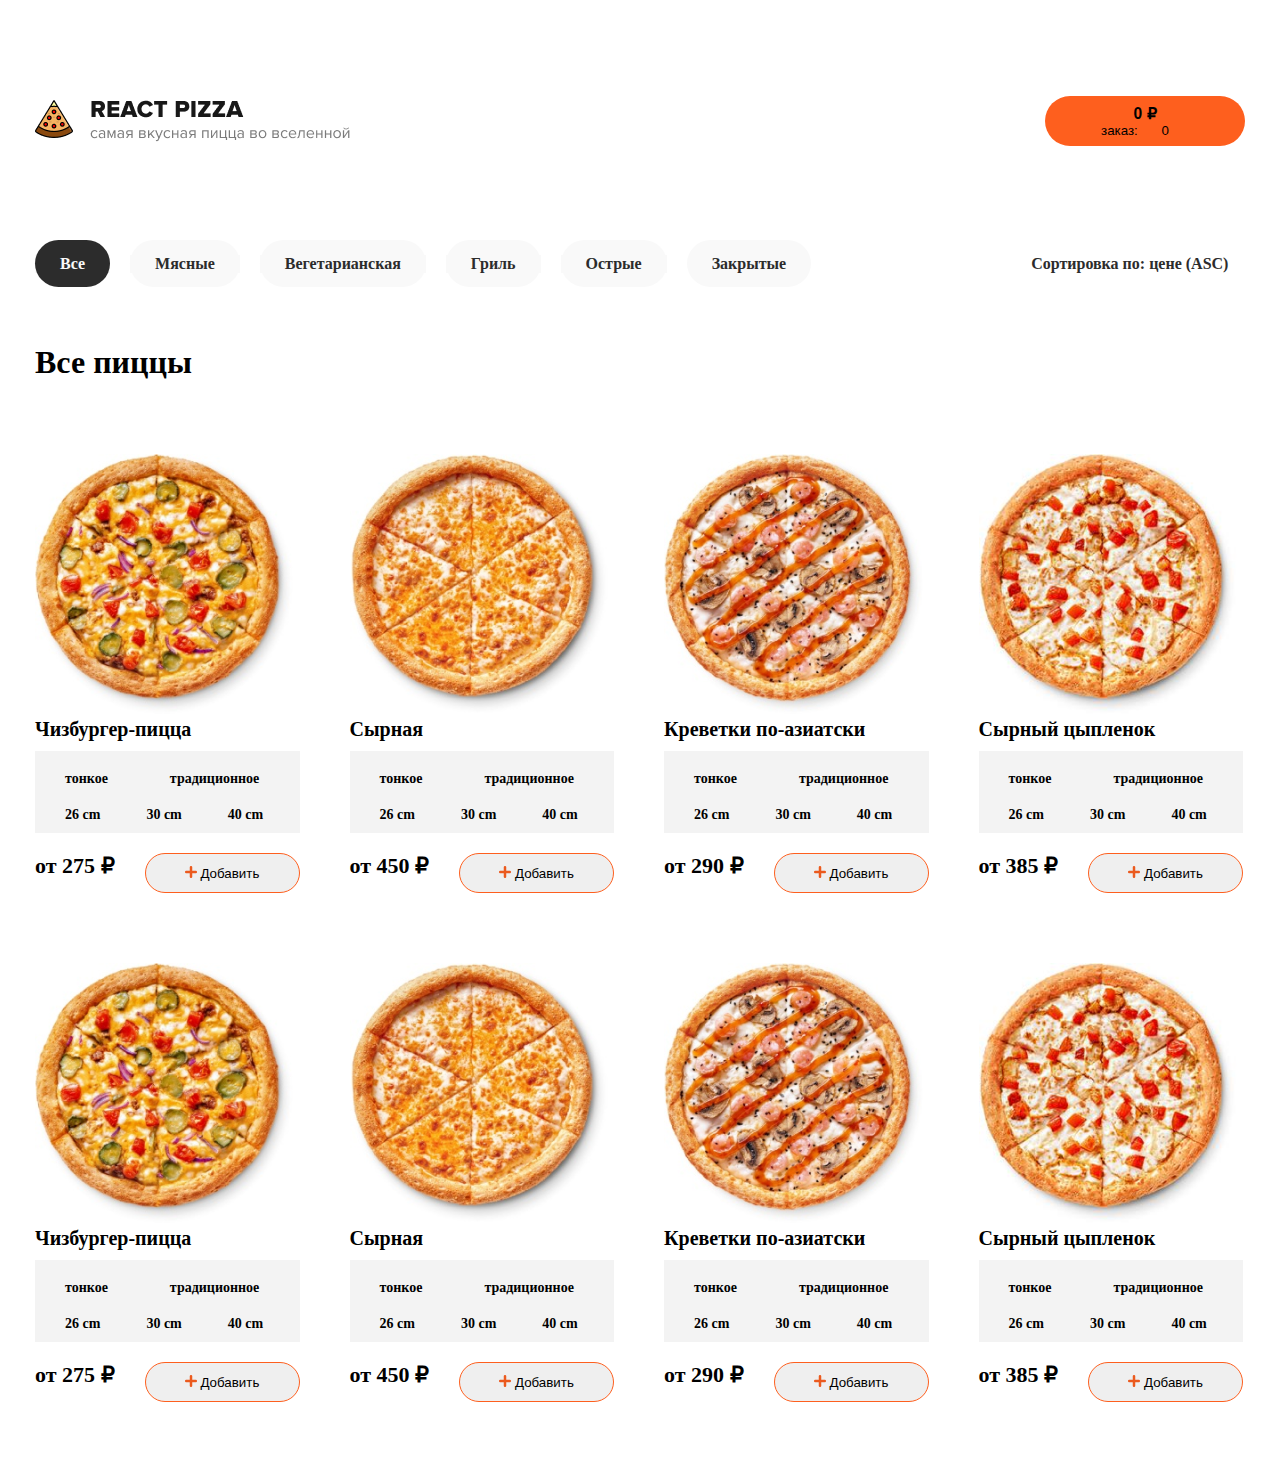
<file: index.html>
<!DOCTYPE html>
<html lang="en">
<head>
    <meta charset="UTF-8">
    <meta name="viewport" content="width=device-width, initial-scale=1.0">
    <title>Document</title>
    <link rel="stylesheet" href="./main.css">
</head>
<body>
    

    <header>
        <div class="container">
            <div class="total">
               
            </div>
            <div class="wrapper">
                <div>
                    <img src="./Group 1.png" alt="">
                </div>
              
                    <a href="./oxirgi.html">
                        <button id="btn">
                            <span> <h3> <span id="totalAmount">0</span> ₽</h3></span>
                            заказ:  <span id="totalCount"> 0</span> 
                            
                        </button>
                    </a>
                    
               
              
            </div>
            <div id="head_block_2">
                <nav id="head_nav">
                    <ul id="head_ul">
                        <li id="head_li">
                            <a class="ali_boshqa" href="./index.html">Все</a></li>
                        <li id="head_li">
                            <a class="ali" href="./gosht.html">Мясные</a></li>
                        <li id="head_li">
                            <a class="ali" href="./veget.html">Вегетарианская</a></li>
                        <li id="head_li">
                            <a class="ali" href="./grill.html">Гриль</a></li>
                            <li id="head_li">
                         <a class="ali" href="./acchiq.html">Острые</a></li>
                        <li id="alisf">
                        <a class="ali" href="">Закрытые</a></li>
                                

                        <li class="last" >
                            <b>Сортировка по:</b>
                            <span>цене (ASC)</span>
                        </li>
                        

                    </ul>
                </nav>
            </div>
        </div>
    </header>

    <main>
        <section>
            <div class="container">
                <h1 class="aLL_h1">Все пиццы</h1>
                <div id="all_html">
                    <div  class="pizza">
                        <img src="./img1.png" alt="">
                        <h2 class="br"> Чизбургер-пицца</h2>
                        <div class="all_div">
                            <ul class="all_ul">
                                <li class="all_li"> 
                                    тонкое
                                </li>
                                <li class="all_li">
                                    традиционное
                                </li>
                            </ul>
                            <ul class="all_ul_last">
                                <li class="all_li_last"> 26 cm</li>
                                <li class="all_li_last">30 cm</li>
                                <li class="all_li_last">40 cm</li>
    
                            </ul>
                        </div>
                        <div class="all_div_2">
                            <div class="pizza_block">от 275 ₽</div>
                            <button class="button">
                                <img src="./Vector.png" alt="">
                                <span class="span">Добавить </span>
                                <i></i>
                            </button>
                        </div>
    
                    </div>
                    <div  class="pizza">
                        <img src="./img2.png" alt="">
                        <h2 class="br"> Сырная</h2>
                        <div class="all_div">
                            <ul class="all_ul">
                                <li class="all_li"> 
                                    тонкое
                                </li>
                                <li class="all_li">
                                    традиционное
                                </li>
                            </ul>
                            <ul class="all_ul_last">
                                <li class="all_li_last"> 26 cm</li>
                                <li class="all_li_last">30 cm</li>
                                <li class="all_li_last">40 cm</li>
    
                            </ul>
                        </div>
                        <div class="all_div_2">
                            <div class="pizza_block">от 450 ₽</div>
                            <button class="button">
                                <img src="./Vector.png" alt="">
                                <span class="span">Добавить </span>
                                <i></i>
                            </button>
                        </div>
    
                    </div>
                    <div  class="pizza">
                        <img src="./img3.png" alt="">
                        <h2 class="br"> Креветки по-азиатски</h2>
                        <div class="all_div">
                            <ul class="all_ul">
                                <li class="all_li"> 
                                    тонкое
                                </li>
                                <li class="all_li">
                                    традиционное
                                </li>
                            </ul>
                            <ul class="all_ul_last">
                                <li class="all_li_last"> 26 cm</li>
                                <li class="all_li_last">30 cm</li>
                                <li class="all_li_last">40 cm</li>
    
                            </ul>
                        </div>
                        <div class="all_div_2">
                            <div class="pizza_block">от 290 ₽ </div>
                            <button class="button">
                                <img src="./Vector.png" alt="">
                                <span class="span">Добавить </span>
                                <i></i>
                            </button>
                        </div>
    
                    </div>
                    <div  class="pizza">
                        <img src="./img4.png" alt="">
                        <h2 class="br">Сырный цыпленок</h2>
                        <div class="all_div">
                            <ul class="all_ul">
                                <li class="all_li"> 
                                    тонкое
                                </li>
                                <li class="all_li">
                                    традиционное
                                </li>
                            </ul>
                            <ul class="all_ul_last">
                                <li class="all_li_last"> 26 cm</li>
                                <li class="all_li_last">30 cm</li>
                                <li class="all_li_last">40 cm</li>
    
                            </ul>
                        </div>
                        <div class="all_div_2">
                            <div class="pizza_block">от 385 ₽</div>
                            <button class="button">
                                <img src="./Vector.png" alt="">
                                <span class="span">Добавить </span>
                                <i></i>
                            </button>
                        </div>
    
                    </div>
                   </div>
                   <div id="all_html">
                    <div  class="pizza">
                        <img src="./img1.png" alt="">
                        <h2 class="br"> Чизбургер-пицца</h2>
                        <div class="all_div">
                            <ul class="all_ul">
                                <li class="all_li"> 
                                    тонкое
                                </li>
                                <li class="all_li">
                                    традиционное
                                </li>
                            </ul>
                            <ul class="all_ul_last">
                                <li class="all_li_last"> 26 cm</li>
                                <li class="all_li_last">30 cm</li>
                                <li class="all_li_last">40 cm</li>
    
                            </ul>
                        </div>
                        <div class="all_div_2">
                            <div class="pizza_block">от 275 ₽</div>
                            <button class="button">
                                <img src="./Vector.png" alt="">
                                <span class="span">Добавить </span>
                                <i></i>
                            </button>
                        </div>
    
                    </div>
                    <div  class="pizza">
                        <img src="./img2.png" alt="">
                        <h2 class="br"> Сырная</h2>
                        <div class="all_div">
                            <ul class="all_ul">
                                <li class="all_li"> 
                                    тонкое
                                </li>
                                <li class="all_li">
                                    традиционное
                                </li>
                            </ul>
                            <ul class="all_ul_last">
                                <li class="all_li_last"> 26 cm</li>
                                <li class="all_li_last">30 cm</li>
                                <li class="all_li_last">40 cm</li>
    
                            </ul>
                        </div>
                        <div class="all_div_2">
                            <div class="pizza_block">от 450 ₽</div>
                            <button class="button">
                                <img src="./Vector.png" alt="">
                                <span class="span">Добавить </span>
                                <i></i>
                            </button>
                        </div>
    
                    </div>
                    <div  class="pizza">
                        <img src="./img3.png" alt="">
                        <h2 class="br"> Креветки по-азиатски</h2>
                        <div class="all_div">
                            <ul class="all_ul">
                                <li class="all_li"> 
                                    тонкое
                                </li>
                                <li class="all_li">
                                    традиционное
                                </li>
                            </ul>
                            <ul class="all_ul_last">
                                <li class="all_li_last"> 26 cm</li>
                                <li class="all_li_last">30 cm</li>
                                <li class="all_li_last">40 cm</li>
    
                            </ul>
                        </div>
                        <div class="all_div_2">
                            <div class="pizza_block">от 290 ₽ </div>
                            <button class="button">
                                <img src="./Vector.png" alt="">
                                <span class="span">Добавить </span>
                                <i></i>
                            </button>
                        </div>
    
                    </div>
                    <div  class="pizza">
                        <img src="./img4.png" alt="">
                        <h2 class="br">Сырный цыпленок</h2>
                        <div class="all_div">
                            <ul class="all_ul">
                                <li class="all_li"> 
                                    тонкое
                                </li>
                                <li class="all_li">
                                    традиционное
                                </li>
                            </ul>
                            <ul class="all_ul_last">
                                <li class="all_li_last"> 26 cm</li>
                                <li class="all_li_last">30 cm</li>
                                <li class="all_li_last">40 cm</li>
    
                            </ul>
                        </div>
                        <div class="all_div_2">
                            <div class="pizza_block">от 385 ₽</div>
                            <button class="button">
                                <img src="./Vector.png" alt="">
                                <span class="span">Добавить </span>
                                <i></i>
                            </button>
                        </div>
    
                    </div>
                   </div>
            </div>
        </section>
    </main>

    <script src="./main.js"></script>
</body>
</html>
</file>
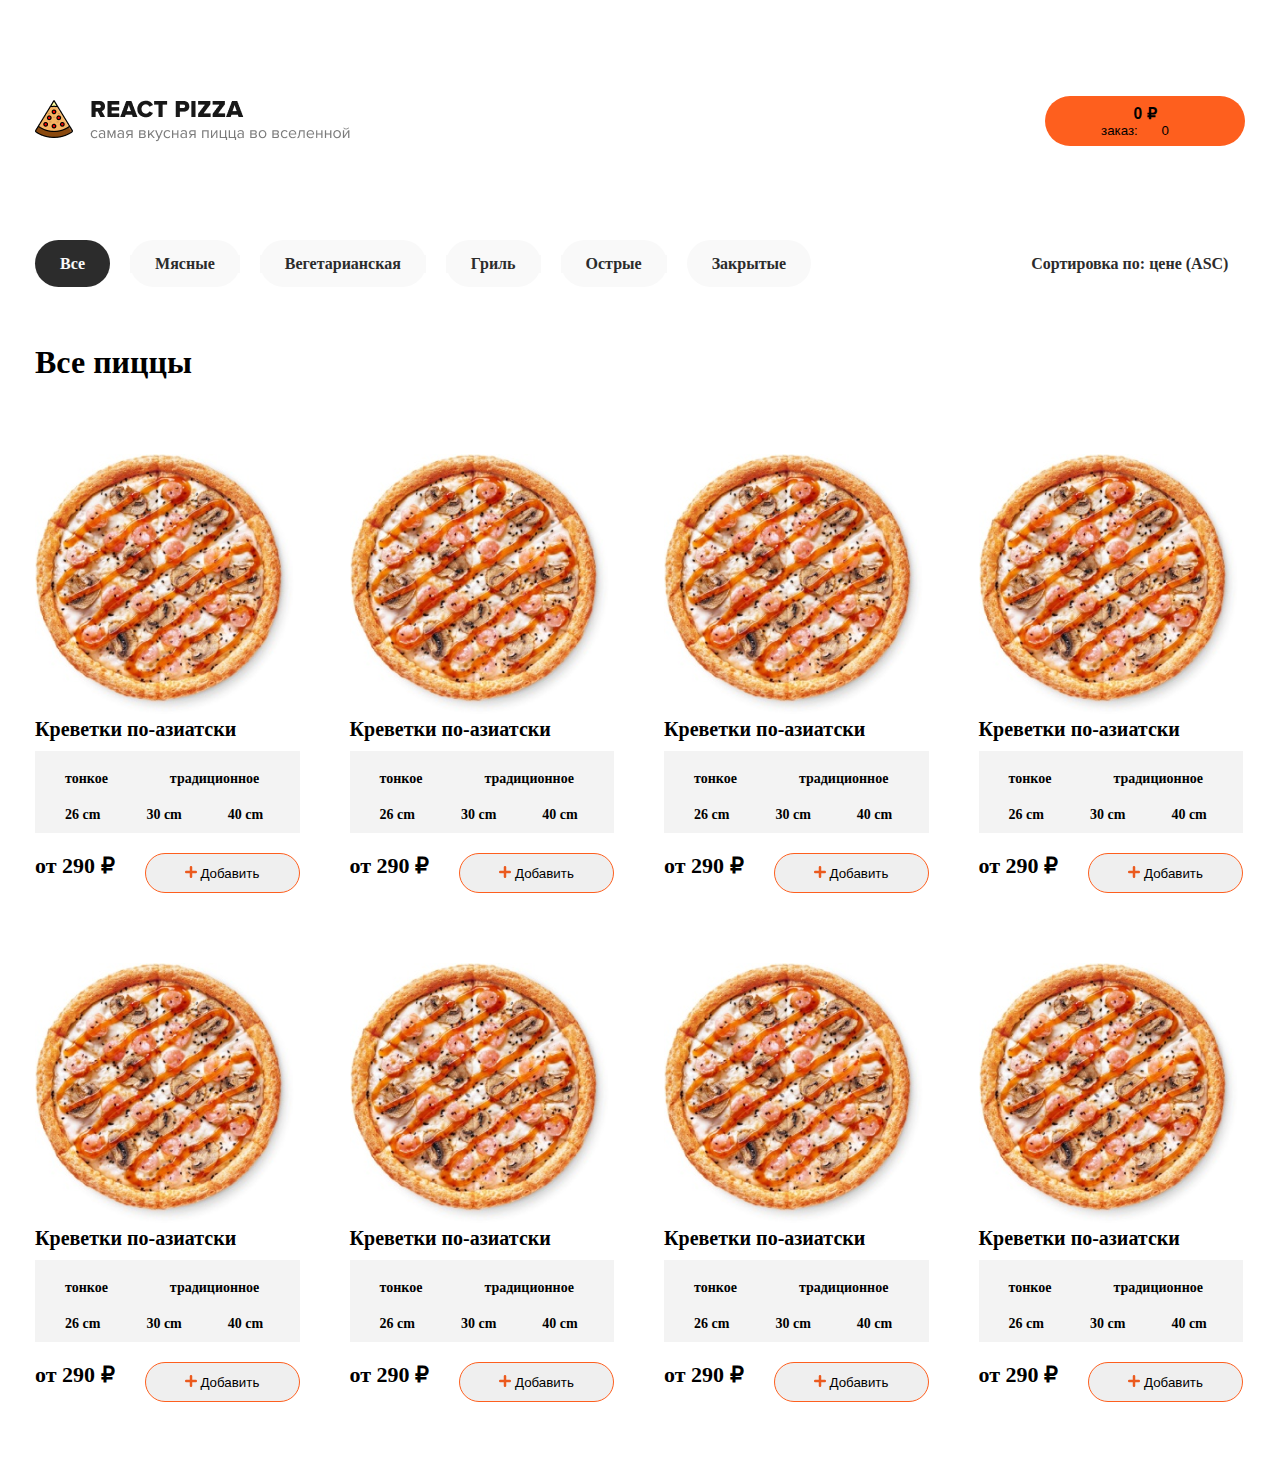
<file: acchiq.html>
<!DOCTYPE html>
<html lang="en">
<head>
    <meta charset="UTF-8">
    <meta name="viewport" content="width=device-width, initial-scale=1.0">
    <title>Document</title>
    <link rel="stylesheet" href="./main.css">
</head>
<body>
    

    <header>
        <div class="container">

            <div class="wrapper">
                <div>
                    <img src="./Group 1.png" alt="">
                </div>
                <div class="head_block">
                    <a href="./oxirgi.html">
                        <button id="btn">
                            <span> <h3> <span id="totalAmount">0</span> ₽</h3></span>
                            заказ:  <span id="totalCount"> 0</span> 
                            
                        </button>
                    </a>
                </div>
              
            </div>
            <div id="head_block_2">
                <nav id="head_nav">
                    <ul id="head_ul">
                        <li id="head_li">
                            <a class="ali_boshqa" href="./index.html">Все</a></li>
                        <li id="head_li">
                            <a class="ali" href="./gosht.html">Мясные</a></li>
                        <li id="head_li">
                            <a class="ali" href="./veget.html">Вегетарианская</a></li>
                        <li id="head_li">
                            <a class="ali" href="./grill.html">Гриль</a></li>
                            <li id="head_li">
                         <a class="ali" href="./acchiq.html">Острые</a></li>
                        <li id="alisf">
                        <a class="ali" href="">Закрытые</a></li>
                                

                        <li class="last" >
                            <b>Сортировка по:</b>
                            <span>цене (ASC)</span>
                        </li>
                        

                    </ul>
                </nav>
            </div>
        </div>
    </header>

    <main>
        <section>
            <div class="container">
                <h1 class="aLL_h1">Все пиццы</h1>
                <div id="all_html">
                    <div  class="pizza">
                        <img src="./img3.png" alt="">
                        <h2 class="br"> Креветки по-азиатски</h2>
                        <div class="all_div">
                            <ul class="all_ul">
                                <li class="all_li"> 
                                    тонкое
                                </li>
                                <li class="all_li">
                                    традиционное
                                </li>
                            </ul>
                            <ul class="all_ul_last">
                                <li class="all_li_last"> 26 cm</li>
                                <li class="all_li_last">30 cm</li>
                                <li class="all_li_last">40 cm</li>
    
                            </ul>
                        </div>
                        <div class="all_div_2">
                            <div class="pizza_block">от 290 ₽ </div>
                            <button class="button">
                                <img src="./Vector.png" alt="">
                                <span class="span">Добавить </span>
                                <i></i>
                            </button>
                        </div>
    
                    </div>
                    <div  class="pizza">
                        <img src="./img3.png" alt="">
                        <h2 class="br"> Креветки по-азиатски</h2>
                        <div class="all_div">
                            <ul class="all_ul">
                                <li class="all_li"> 
                                    тонкое
                                </li>
                                <li class="all_li">
                                    традиционное
                                </li>
                            </ul>
                            <ul class="all_ul_last">
                                <li class="all_li_last"> 26 cm</li>
                                <li class="all_li_last">30 cm</li>
                                <li class="all_li_last">40 cm</li>
    
                            </ul>
                        </div>
                        <div class="all_div_2">
                            <div class="pizza_block">от 290 ₽ </div>
                            <button class="button">
                                <img src="./Vector.png" alt="">
                                <span class="span">Добавить </span>
                                <i></i>
                            </button>
                        </div>
    
                    </div>
                    <div  class="pizza">
                        <img src="./img3.png" alt="">
                        <h2 class="br"> Креветки по-азиатски</h2>
                        <div class="all_div">
                            <ul class="all_ul">
                                <li class="all_li"> 
                                    тонкое
                                </li>
                                <li class="all_li">
                                    традиционное
                                </li>
                            </ul>
                            <ul class="all_ul_last">
                                <li class="all_li_last"> 26 cm</li>
                                <li class="all_li_last">30 cm</li>
                                <li class="all_li_last">40 cm</li>
    
                            </ul>
                        </div>
                        <div class="all_div_2">
                            <div class="pizza_block">от 290 ₽ </div>
                            <button class="button">
                                <img src="./Vector.png" alt="">
                                <span class="span">Добавить </span>
                                <i></i>
                            </button>
                        </div>
    
                    </div>
                    <div  class="pizza">
                        <img src="./img3.png" alt="">
                        <h2 class="br"> Креветки по-азиатски</h2>
                        <div class="all_div">
                            <ul class="all_ul">
                                <li class="all_li"> 
                                    тонкое
                                </li>
                                <li class="all_li">
                                    традиционное
                                </li>
                            </ul>
                            <ul class="all_ul_last">
                                <li class="all_li_last"> 26 cm</li>
                                <li class="all_li_last">30 cm</li>
                                <li class="all_li_last">40 cm</li>
    
                            </ul>
                        </div>
                        <div class="all_div_2">
                            <div class="pizza_block">от 290 ₽ </div>
                            <button class="button">
                                <img src="./Vector.png" alt="">
                                <span class="span">Добавить </span>
                                <i></i>
                            </button>
                        </div>
    
                    </div>
                   
                   </div>
                   <div id="all_html">
                    <div  class="pizza">
                        <img src="./img3.png" alt="">
                        <h2 class="br"> Креветки по-азиатски</h2>
                        <div class="all_div">
                            <ul class="all_ul">
                                <li class="all_li"> 
                                    тонкое
                                </li>
                                <li class="all_li">
                                    традиционное
                                </li>
                            </ul>
                            <ul class="all_ul_last">
                                <li class="all_li_last"> 26 cm</li>
                                <li class="all_li_last">30 cm</li>
                                <li class="all_li_last">40 cm</li>
    
                            </ul>
                        </div>
                        <div class="all_div_2">
                            <div class="pizza_block">от 290 ₽ </div>
                            <button class="button">
                                <img src="./Vector.png" alt="">
                                <span class="span">Добавить </span>
                                <i></i>
                            </button>
                        </div>
    
                    </div>
                    <div  class="pizza">
                        <img src="./img3.png" alt="">
                        <h2 class="br"> Креветки по-азиатски</h2>
                        <div class="all_div">
                            <ul class="all_ul">
                                <li class="all_li"> 
                                    тонкое
                                </li>
                                <li class="all_li">
                                    традиционное
                                </li>
                            </ul>
                            <ul class="all_ul_last">
                                <li class="all_li_last"> 26 cm</li>
                                <li class="all_li_last">30 cm</li>
                                <li class="all_li_last">40 cm</li>
    
                            </ul>
                        </div>
                        <div class="all_div_2">
                            <div class="pizza_block">от 290 ₽ </div>
                            <button class="button">
                                <img src="./Vector.png" alt="">
                                <span class="span">Добавить </span>
                                <i></i>
                            </button>
                        </div>
    
                    </div>
                    <div  class="pizza">
                        <img src="./img3.png" alt="">
                        <h2 class="br"> Креветки по-азиатски</h2>
                        <div class="all_div">
                            <ul class="all_ul">
                                <li class="all_li"> 
                                    тонкое
                                </li>
                                <li class="all_li">
                                    традиционное
                                </li>
                            </ul>
                            <ul class="all_ul_last">
                                <li class="all_li_last"> 26 cm</li>
                                <li class="all_li_last">30 cm</li>
                                <li class="all_li_last">40 cm</li>
    
                            </ul>
                        </div>
                        <div class="all_div_2">
                            <div class="pizza_block">от 290 ₽ </div>
                            <button class="button">
                                <img src="./Vector.png" alt="">
                                <span class="span">Добавить </span>
                                <i></i>
                            </button>
                        </div>
    
                    </div>
                    <div  class="pizza">
                        <img src="./img3.png" alt="">
                        <h2 class="br"> Креветки по-азиатски</h2>
                        <div class="all_div">
                            <ul class="all_ul">
                                <li class="all_li"> 
                                    тонкое
                                </li>
                                <li class="all_li">
                                    традиционное
                                </li>
                            </ul>
                            <ul class="all_ul_last">
                                <li class="all_li_last"> 26 cm</li>
                                <li class="all_li_last">30 cm</li>
                                <li class="all_li_last">40 cm</li>
    
                            </ul>
                        </div>
                        <div class="all_div_2">
                            <div class="pizza_block">от 290 ₽ </div>
                            <button class="button">
                                <img src="./Vector.png" alt="">
                                <span class="span">Добавить </span>
                                <i></i>
                            </button>
                        </div>
    
                    </div>
                   
                   </div>
            </div>
        </section>
    </main>

    <script src="./main.js"></script>
</body>
</html>
</file>
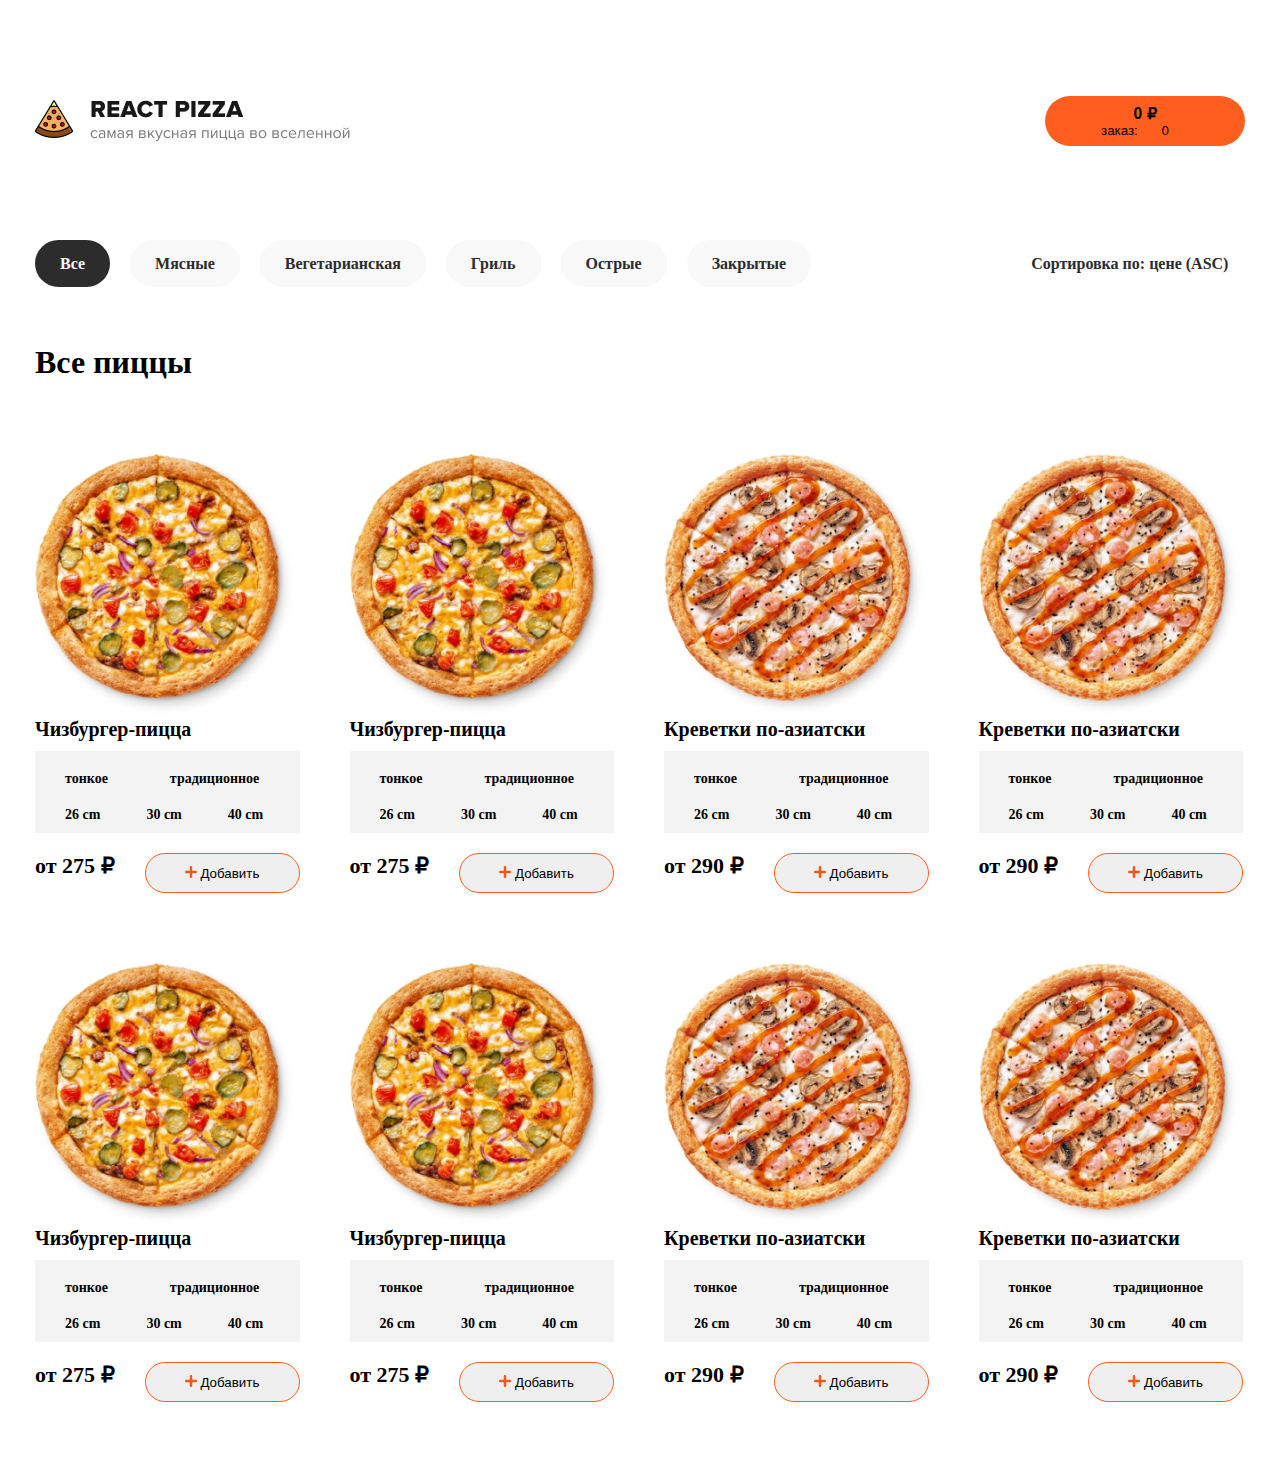
<file: gosht.html>
<!DOCTYPE html>
<html lang="en">
<head>
    <meta charset="UTF-8">
    <meta name="viewport" content="width=device-width, initial-scale=1.0">
    <title>Document</title>
    <link rel="stylesheet" href="./main.css">
</head>
<body>
    

    <header>
        <div class="container">
          
            <div class="wrapper">
                <div>
                    <img src="./Group 1.png" alt="">
                </div>
                <div class="head_block">
                    <a href="./oxirgi.html">
                        <button id="btn">
                            <span> <h3> <span id="totalAmount">0</span> ₽</h3></span>
                            заказ:  <span id="totalCount"> 0</span> 
                            
                        </button>
                    </a>
                </div>
              
            </div>
            <div id="head_block_2">
                <nav id="head_nav">
                    <ul id="head_ul">
                        <li id="head_li">
                            <a class="ali_boshqa" href="./index.html">Все</a></li>
                        <li id="head_li">
                            <a class="ali" href="./gosht.html">Мясные</a></li>
                        <li id="head_li">
                            <a class="ali" href="./veget.html">Вегетарианская</a></li>
                        <li id="head_li">
                            <a class="ali" href="./grill.html">Гриль</a></li>
                            <li id="head_li">
                         <a class="ali" href="./acchiq.html">Острые</a></li>
                        <li id="alisf">
                        <a class="ali" href="">Закрытые</a></li>
                                

                        <li class="last" >
                            <b>Сортировка по:</b>
                            <span>цене (ASC)</span>
                        </li>
                        

                    </ul>
                </nav>
            </div>
        </div>
    </header>

    <main>
        <section>
            <div class="container">
                <h1 class="aLL_h1">Все пиццы</h1>
                <div id="all_html">
                    <div  class="pizza">
                        <img src="./img1.png" alt="">
                        <h2 class="br"> Чизбургер-пицца</h2>
                        <div class="all_div">
                            <ul class="all_ul">
                                <li class="all_li"> 
                                    тонкое
                                </li>
                                <li class="all_li">
                                    традиционное
                                </li>
                            </ul>
                            <ul class="all_ul_last">
                                <li class="all_li_last"> 26 cm</li>
                                <li class="all_li_last">30 cm</li>
                                <li class="all_li_last">40 cm</li>
    
                            </ul>
                        </div>
                        <div class="all_div_2">
                            <div class="pizza_block">от 275 ₽</div>
                            <button class="button">
                                <img src="./Vector.png" alt="">
                                <span class="span">Добавить </span>
                                <i></i>
                            </button>
                        </div>
    
                    </div>
                    <div  class="pizza">
                        <img src="./img1.png" alt="">
                        <h2 class="br"> Чизбургер-пицца</h2>
                        <div class="all_div">
                            <ul class="all_ul">
                                <li class="all_li"> 
                                    тонкое
                                </li>
                                <li class="all_li">
                                    традиционное
                                </li>
                            </ul>
                            <ul class="all_ul_last">
                                <li class="all_li_last"> 26 cm</li>
                                <li class="all_li_last">30 cm</li>
                                <li class="all_li_last">40 cm</li>
    
                            </ul>
                        </div>
                        <div class="all_div_2">
                            <div class="pizza_block">от 275 ₽</div>
                            <button class="button">
                                <img src="./Vector.png" alt="">
                                <span class="span">Добавить </span>
                                <i></i>
                            </button>
                        </div>
    
                    </div>
                    <div  class="pizza">
                        <img src="./img3.png" alt="">
                        <h2 class="br"> Креветки по-азиатски</h2>
                        <div class="all_div">
                            <ul class="all_ul">
                                <li class="all_li"> 
                                    тонкое
                                </li>
                                <li class="all_li">
                                    традиционное
                                </li>
                            </ul>
                            <ul class="all_ul_last">
                                <li class="all_li_last"> 26 cm</li>
                                <li class="all_li_last">30 cm</li>
                                <li class="all_li_last">40 cm</li>
    
                            </ul>
                        </div>
                        <div class="all_div_2">
                            <div class="pizza_block">от 290 ₽ </div>
                            <button class="button">
                                <img src="./Vector.png" alt="">
                                <span class="span">Добавить </span>
                                <i></i>
                            </button>
                        </div>
    
                    </div>
                    <div  class="pizza">
                        <img src="./img3.png" alt="">
                        <h2 class="br"> Креветки по-азиатски</h2>
                        <div class="all_div">
                            <ul class="all_ul">
                                <li class="all_li"> 
                                    тонкое
                                </li>
                                <li class="all_li">
                                    традиционное
                                </li>
                            </ul>
                            <ul class="all_ul_last">
                                <li class="all_li_last"> 26 cm</li>
                                <li class="all_li_last">30 cm</li>
                                <li class="all_li_last">40 cm</li>
    
                            </ul>
                        </div>
                        <div class="all_div_2">
                            <div class="pizza_block">от 290 ₽ </div>
                            <button class="button">
                                <img src="./Vector.png" alt="">
                                <span class="span">Добавить </span>
                                <i></i>
                            </button>
                        </div>
    
                    </div>
                   </div>
                   <div id="all_html">
                    <div  class="pizza">
                        <img src="./img1.png" alt="">
                        <h2 class="br"> Чизбургер-пицца</h2>
                        <div class="all_div">
                            <ul class="all_ul">
                                <li class="all_li"> 
                                    тонкое
                                </li>
                                <li class="all_li">
                                    традиционное
                                </li>
                            </ul>
                            <ul class="all_ul_last">
                                <li class="all_li_last"> 26 cm</li>
                                <li class="all_li_last">30 cm</li>
                                <li class="all_li_last">40 cm</li>
    
                            </ul>
                        </div>
                        <div class="all_div_2">
                            <div class="pizza_block">от 275 ₽</div>
                            <button class="button">
                                <img src="./Vector.png" alt="">
                                <span class="span">Добавить </span>
                                <i></i>
                            </button>
                        </div>
    
                    </div>
                    <div  class="pizza">
                        <img src="./img1.png" alt="">
                        <h2 class="br"> Чизбургер-пицца</h2>
                        <div class="all_div">
                            <ul class="all_ul">
                                <li class="all_li"> 
                                    тонкое
                                </li>
                                <li class="all_li">
                                    традиционное
                                </li>
                            </ul>
                            <ul class="all_ul_last">
                                <li class="all_li_last"> 26 cm</li>
                                <li class="all_li_last">30 cm</li>
                                <li class="all_li_last">40 cm</li>
    
                            </ul>
                        </div>
                        <div class="all_div_2">
                            <div class="pizza_block">от 275 ₽</div>
                            <button class="button">
                                <img src="./Vector.png" alt="">
                                <span class="span">Добавить </span>
                                <i></i>
                            </button>
                        </div>
    
                    </div>
                    <div  class="pizza">
                        <img src="./img3.png" alt="">
                        <h2 class="br"> Креветки по-азиатски</h2>
                        <div class="all_div">
                            <ul class="all_ul">
                                <li class="all_li"> 
                                    тонкое
                                </li>
                                <li class="all_li">
                                    традиционное
                                </li>
                            </ul>
                            <ul class="all_ul_last">
                                <li class="all_li_last"> 26 cm</li>
                                <li class="all_li_last">30 cm</li>
                                <li class="all_li_last">40 cm</li>
    
                            </ul>
                        </div>
                        <div class="all_div_2">
                            <div class="pizza_block">от 290 ₽ </div>
                            <button class="button">
                                <img src="./Vector.png" alt="">
                                <span class="span">Добавить </span>
                                <i></i>
                            </button>
                        </div>
    
                    </div>
                    <div  class="pizza">
                        <img src="./img3.png" alt="">
                        <h2 class="br"> Креветки по-азиатски</h2>
                        <div class="all_div">
                            <ul class="all_ul">
                                <li class="all_li"> 
                                    тонкое
                                </li>
                                <li class="all_li">
                                    традиционное
                                </li>
                            </ul>
                            <ul class="all_ul_last">
                                <li class="all_li_last"> 26 cm</li>
                                <li class="all_li_last">30 cm</li>
                                <li class="all_li_last">40 cm</li>
    
                            </ul>
                        </div>
                        <div class="all_div_2">
                            <div class="pizza_block">от 290 ₽ </div>
                            <button class="button">
                                <img src="./Vector.png" alt="">
                                <span class="span">Добавить </span>
                                <i></i>
                            </button>
                        </div>
    
                    </div>
                   </div>
                   
            </div>
        </section>
    </main>

    <script src="./main.js"></script>
</body>
</html>
</file>
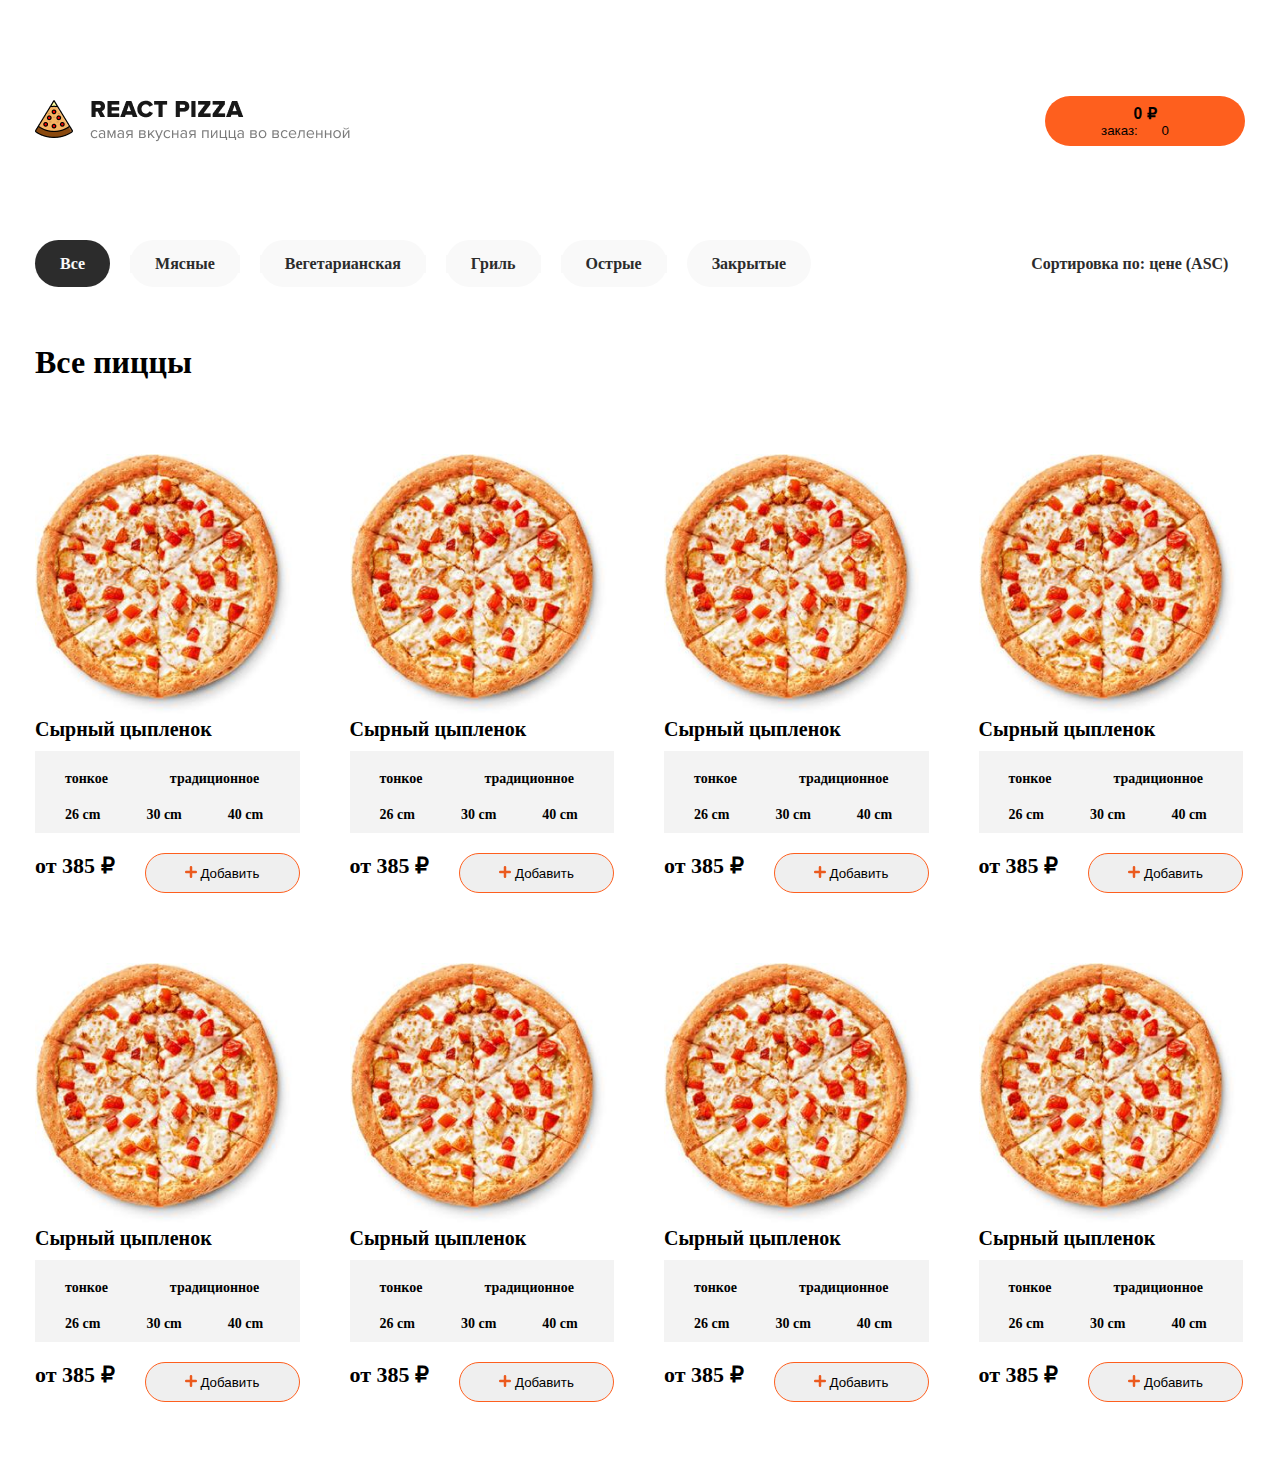
<file: grill.html>
<!DOCTYPE html>
<html lang="en">
<head>
    <meta charset="UTF-8">
    <meta name="viewport" content="width=device-width, initial-scale=1.0">
    <title>Document</title>
    <link rel="stylesheet" href="./main.css">
</head>
<body>
    

    <header>
        <div class="container">

            <div class="wrapper">
                <div>
                    <img src="./Group 1.png" alt="">
                </div>
                <div class="head_block">
                    <a href="./oxirgi.html">
                        <button id="btn">
                            <span> <h3> <span id="totalAmount">0</span> ₽</h3></span>
                            заказ:  <span id="totalCount"> 0</span> 
                            
                        </button>
                    </a>
                </div>
              
            </div>
            <div id="head_block_2">
                <nav id="head_nav">
                    <ul id="head_ul">
                        <li id="head_li">
                            <a class="ali_boshqa" href="./index.html">Все</a></li>
                        <li id="head_li">
                            <a class="ali" href="./gosht.html">Мясные</a></li>
                        <li id="head_li">
                            <a class="ali" href="./veget.html">Вегетарианская</a></li>
                        <li id="head_li">
                            <a class="ali" href="./grill.html">Гриль</a></li>
                            <li id="head_li">
                         <a class="ali" href="./acchiq.html">Острые</a></li>
                        <li id="alisf">
                        <a class="ali" href="">Закрытые</a></li>
                                

                        <li class="last" >
                            <b>Сортировка по:</b>
                            <span>цене (ASC)</span>
                        </li>
                        

                    </ul>
                </nav>
            </div>
        </div>
    </header>

    <main>
        <section>
            <div class="container">
                <h1 class="aLL_h1">Все пиццы</h1>
                <div id="all_html">
                    <div  class="pizza">
                        <img src="./img4.png" alt="">
                        <h2 class="br">Сырный цыпленок</h2>
                        <div class="all_div">
                            <ul class="all_ul">
                                <li class="all_li"> 
                                    тонкое
                                </li>
                                <li class="all_li">
                                    традиционное
                                </li>
                            </ul>
                            <ul class="all_ul_last">
                                <li class="all_li_last"> 26 cm</li>
                                <li class="all_li_last">30 cm</li>
                                <li class="all_li_last">40 cm</li>
    
                            </ul>
                        </div>
                        <div class="all_div_2">
                            <div class="pizza_block">от 385 ₽</div>
                            <button class="button">
                                <img src="./Vector.png" alt="">
                                <span class="span">Добавить </span>
                                <i></i>
                            </button>
                        </div>
    
                    </div>
                    <div  class="pizza">
                        <img src="./img4.png" alt="">
                        <h2 class="br">Сырный цыпленок</h2>
                        <div class="all_div">
                            <ul class="all_ul">
                                <li class="all_li"> 
                                    тонкое
                                </li>
                                <li class="all_li">
                                    традиционное
                                </li>
                            </ul>
                            <ul class="all_ul_last">
                                <li class="all_li_last"> 26 cm</li>
                                <li class="all_li_last">30 cm</li>
                                <li class="all_li_last">40 cm</li>
    
                            </ul>
                        </div>
                        <div class="all_div_2">
                            <div class="pizza_block">от 385 ₽</div>
                            <button class="button">
                                <img src="./Vector.png" alt="">
                                <span class="span">Добавить </span>
                                <i></i>
                            </button>
                        </div>
    
                    </div>
                    <div  class="pizza">
                        <img src="./img4.png" alt="">
                        <h2 class="br">Сырный цыпленок</h2>
                        <div class="all_div">
                            <ul class="all_ul">
                                <li class="all_li"> 
                                    тонкое
                                </li>
                                <li class="all_li">
                                    традиционное
                                </li>
                            </ul>
                            <ul class="all_ul_last">
                                <li class="all_li_last"> 26 cm</li>
                                <li class="all_li_last">30 cm</li>
                                <li class="all_li_last">40 cm</li>
    
                            </ul>
                        </div>
                        <div class="all_div_2">
                            <div class="pizza_block">от 385 ₽</div>
                            <button class="button">
                                <img src="./Vector.png" alt="">
                                <span class="span">Добавить </span>
                                <i></i>
                            </button>
                        </div>
    
                    </div>
                    <div  class="pizza">
                        <img src="./img4.png" alt="">
                        <h2 class="br">Сырный цыпленок</h2>
                        <div class="all_div">
                            <ul class="all_ul">
                                <li class="all_li"> 
                                    тонкое
                                </li>
                                <li class="all_li">
                                    традиционное
                                </li>
                            </ul>
                            <ul class="all_ul_last">
                                <li class="all_li_last"> 26 cm</li>
                                <li class="all_li_last">30 cm</li>
                                <li class="all_li_last">40 cm</li>
    
                            </ul>
                        </div>
                        <div class="all_div_2">
                            <div class="pizza_block">от 385 ₽</div>
                            <button class="button">
                                <img src="./Vector.png" alt="">
                                <span class="span">Добавить </span>
                                <i></i>
                            </button>
                        </div>
    
                    </div>
                   </div>
                   <div id="all_html">
                    <div  class="pizza">
                        <img src="./img4.png" alt="">
                        <h2 class="br">Сырный цыпленок</h2>
                        <div class="all_div">
                            <ul class="all_ul">
                                <li class="all_li"> 
                                    тонкое
                                </li>
                                <li class="all_li">
                                    традиционное
                                </li>
                            </ul>
                            <ul class="all_ul_last">
                                <li class="all_li_last"> 26 cm</li>
                                <li class="all_li_last">30 cm</li>
                                <li class="all_li_last">40 cm</li>
    
                            </ul>
                        </div>
                        <div class="all_div_2">
                            <div class="pizza_block">от 385 ₽</div>
                            <button class="button">
                                <img src="./Vector.png" alt="">
                                <span class="span">Добавить </span>
                                <i></i>
                            </button>
                        </div>
    
                    </div>
                    <div  class="pizza">
                        <img src="./img4.png" alt="">
                        <h2 class="br">Сырный цыпленок</h2>
                        <div class="all_div">
                            <ul class="all_ul">
                                <li class="all_li"> 
                                    тонкое
                                </li>
                                <li class="all_li">
                                    традиционное
                                </li>
                            </ul>
                            <ul class="all_ul_last">
                                <li class="all_li_last"> 26 cm</li>
                                <li class="all_li_last">30 cm</li>
                                <li class="all_li_last">40 cm</li>
    
                            </ul>
                        </div>
                        <div class="all_div_2">
                            <div class="pizza_block">от 385 ₽</div>
                            <button class="button">
                                <img src="./Vector.png" alt="">
                                <span class="span">Добавить </span>
                                <i></i>
                            </button>
                        </div>
    
                    </div>
                    <div  class="pizza">
                        <img src="./img4.png" alt="">
                        <h2 class="br">Сырный цыпленок</h2>
                        <div class="all_div">
                            <ul class="all_ul">
                                <li class="all_li"> 
                                    тонкое
                                </li>
                                <li class="all_li">
                                    традиционное
                                </li>
                            </ul>
                            <ul class="all_ul_last">
                                <li class="all_li_last"> 26 cm</li>
                                <li class="all_li_last">30 cm</li>
                                <li class="all_li_last">40 cm</li>
    
                            </ul>
                        </div>
                        <div class="all_div_2">
                            <div class="pizza_block">от 385 ₽</div>
                            <button class="button">
                                <img src="./Vector.png" alt="">
                                <span class="span">Добавить </span>
                                <i></i>
                            </button>
                        </div>
    
                    </div>
                    <div  class="pizza">
                        <img src="./img4.png" alt="">
                        <h2 class="br">Сырный цыпленок</h2>
                        <div class="all_div">
                            <ul class="all_ul">
                                <li class="all_li"> 
                                    тонкое
                                </li>
                                <li class="all_li">
                                    традиционное
                                </li>
                            </ul>
                            <ul class="all_ul_last">
                                <li class="all_li_last"> 26 cm</li>
                                <li class="all_li_last">30 cm</li>
                                <li class="all_li_last">40 cm</li>
    
                            </ul>
                        </div>
                        <div class="all_div_2">
                            <div class="pizza_block">от 385 ₽</div>
                            <button class="button">
                                <img src="./Vector.png" alt="">
                                <span class="span">Добавить </span>
                                <i></i>
                            </button>
                        </div>
    
                    </div>
                   </div>
            </div>
        </section>
    </main>

    <script src="./main.js"></script>
</body>
</html>
</file>
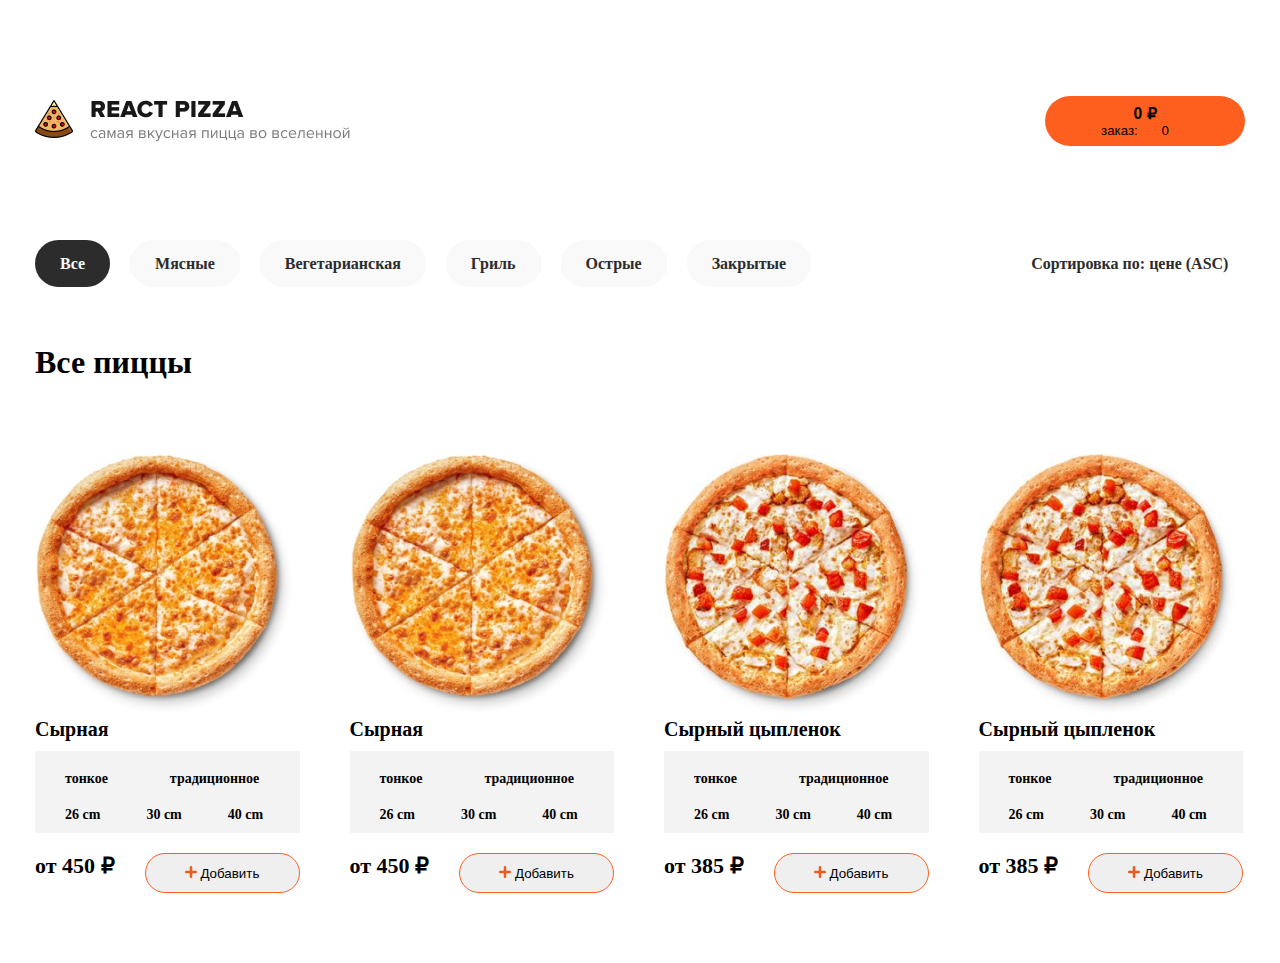
<file: veget.html>
<!DOCTYPE html>
<html lang="en">
<head>
    <meta charset="UTF-8">
    <meta name="viewport" content="width=device-width, initial-scale=1.0">
    <title>Document</title>
    <link rel="stylesheet" href="./main.css">
</head>
<body>
    

    <header>
        <div class="container">

            <div class="wrapper">
                <div>
                    <img src="./Group 1.png" alt="">
                </div>
                <div class="head_block">
                    <a href="./oxirgi.html">
                        <button id="btn">
                            <span> <h3> <span id="totalAmount">0</span> ₽</h3></span>
                            заказ:  <span id="totalCount"> 0</span> 
                            
                        </button>
                    </a>
                </div>
              
            </div>
            <div id="head_block_2">
                <nav id="head_nav">
                    <ul id="head_ul">
                        <li id="head_li">
                            <a class="ali_boshqa" href="./index.html">Все</a></li>
                        <li id="head_li">
                            <a class="ali" href="./gosht.html">Мясные</a></li>
                        <li id="head_li">
                            <a class="ali" href="./veget.html">Вегетарианская</a></li>
                        <li id="head_li">
                            <a class="ali" href="./grill.html">Гриль</a></li>
                            <li id="head_li">
                         <a class="ali" href="./acchiq.html">Острые</a></li>
                        <li id="alisf">
                        <a class="ali" href="">Закрытые</a></li>
                                

                        <li class="last" >
                            <b>Сортировка по:</b>
                            <span>цене (ASC)</span>
                        </li>
                        

                    </ul>
                </nav>
            </div>
        </div>
    </header>

    <main>
        <section>
            <div class="container">
             
                <h1 class="aLL_h1">Все пиццы</h1>
                <div id="all_html">
                    <div  class="pizza">
                        <img src="./img2.png" alt="">
                        <h2 class="br"> Сырная</h2>
                        <div class="all_div">
                            <ul class="all_ul">
                                <li class="all_li"> 
                                    тонкое
                                </li>
                                <li class="all_li">
                                    традиционное
                                </li>
                            </ul>
                            <ul class="all_ul_last">
                                <li class="all_li_last"> 26 cm</li>
                                <li class="all_li_last">30 cm</li>
                                <li class="all_li_last">40 cm</li>
    
                            </ul>
                        </div>
                        <div class="all_div_2">
                            <div class="pizza_block">от 450 ₽</div>
                            <button class="button">
                                <img src="./Vector.png" alt="">
                                <span class="span">Добавить </span>
                                <i></i>
                            </button>
                        </div>
    
                    </div>
                    <div  class="pizza">
                        <img src="./img2.png" alt="">
                        <h2 class="br"> Сырная</h2>
                        <div class="all_div">
                            <ul class="all_ul">
                                <li class="all_li"> 
                                    тонкое
                                </li>
                                <li class="all_li">
                                    традиционное
                                </li>
                            </ul>
                            <ul class="all_ul_last">
                                <li class="all_li_last"> 26 cm</li>
                                <li class="all_li_last">30 cm</li>
                                <li class="all_li_last">40 cm</li>
    
                            </ul>
                        </div>
                        <div class="all_div_2">
                            <div class="pizza_block">от 450 ₽</div>
                            <button class="button">
                                <img src="./Vector.png" alt="">
                                <span class="span">Добавить </span>
                                <i></i>
                            </button>
                        </div>
    
                    </div>
                    <div  class="pizza">
                        <img src="./img4.png" alt="">
                        <h2 class="br">Сырный цыпленок</h2>
                        <div class="all_div">
                            <ul class="all_ul">
                                <li class="all_li"> 
                                    тонкое
                                </li>
                                <li class="all_li">
                                    традиционное
                                </li>
                            </ul>
                            <ul class="all_ul_last">
                                <li class="all_li_last"> 26 cm</li>
                                <li class="all_li_last">30 cm</li>
                                <li class="all_li_last">40 cm</li>
    
                            </ul>
                        </div>
                        <div class="all_div_2">
                            <div class="pizza_block">от 385 ₽</div>
                            <button class="button">
                                <img src="./Vector.png" alt="">
                                <span class="span">Добавить </span>
                                <i></i>
                            </button>
                        </div>
    
                    </div>
                    <div  class="pizza">
                        <img src="./img4.png" alt="">
                        <h2 class="br">Сырный цыпленок</h2>
                        <div class="all_div">
                            <ul class="all_ul">
                                <li class="all_li"> 
                                    тонкое
                                </li>
                                <li class="all_li">
                                    традиционное
                                </li>
                            </ul>
                            <ul class="all_ul_last">
                                <li class="all_li_last"> 26 cm</li>
                                <li class="all_li_last">30 cm</li>
                                <li class="all_li_last">40 cm</li>
    
                            </ul>
                        </div>
                        <div class="all_div_2">
                            <div class="pizza_block">от 385 ₽</div>
                            <button class="button">
                                <img src="./Vector.png" alt="">
                                <span class="span">Добавить </span>
                                <i></i>
                            </button>
                        </div>
    
                    </div>
                   </div>
                   
            </div>
        </section>
    </main>

    <script src="./main.js"></script>
</body>
</html>
</file>
<file: main.css>
* {
    padding: 0;
    margin: 0;
    box-sizing: border-box;
    list-style: none;
    text-decoration: none;
}

.container {
    max-width: 1210px;
    margin: 0 auto;
}

#btn{
    background-color:  #FE5F1E;
    width: 200px;
    height: 50px;
    border-radius: 25px;
    border: none;
}

.wrapper{
    margin-top: 95px;
    display: flex;
    align-items: center;
    justify-content: space-between;
}

#head_ul{
    display: flex ;
    gap: 20px;
    margin-top: 108px;
}

#head_li{
    background-color:  #F9F9F9;
    color:  #2C2C2C;
    font-weight: 700;
    font-size: 16px;
  
}

.ali{
    /* color: #2C2C2C; */
    background-color:  #F9F9F9;
    color:  #2C2C2C;
    font-weight: 700;
    font-size: 16px;
    padding-left: 25px;
    padding-right: 25px;
    padding-top: 15px;
    padding-bottom: 15px;
    border-radius: 25px;
}

.ali_boshqa{
    color:  #F9F9F9;
    background-color:  #2C2C2C;
    font-weight: 700;
    font-size: 16px;
    padding-left: 25px;
    padding-right: 25px;
    padding-top: 15px;
    padding-bottom: 15px;
    border-radius: 25px;
}

.oxir_boshqacha{

    color:  #2C2C2C;
    font-weight: 700;
    font-size: 16px;
    padding-left: 25px;
    padding-right: 25px;
    padding-top: 15px;
    padding-bottom: 15px;
    border-radius: 25px;
}





.last{
    color:  #2C2C2C;
    font-size: 16px;
    font-weight: 700;
    margin-left: 200px;
}



.menu-item img {
    max-width: 100px;
    margin-right: 20px;
}

h2 {
    margin-bottom: 10px;
}

.aLL_h1{
    margin-top: 70px;
    font-size: 32px;
    font-weight: 700;
    line-height: 39px;
    margin-bottom: 72px;
}

.br{
    font-weight: 800;
    font-size: 20px;
    line-height: 24px
    text-align center;
    
}       
.all_ul{       
    display: flex;
    gap: 32px;
    font-size: 14px;
    font-weight: 700;                         
    align-items: center;
                
}

.all_li{
    margin-top: 20px;
    margin-left: 30px;
    margin-bottom: 20px;
}

.all_li_last{
    
    margin-left: 30px;
    margin-bottom: 10px;
}

.all_ul_last{
    display: flex;
    gap: 16px;
    font-size: 14px;
    font-weight: 700;
    align-items: center;
    
}

.all_div_2{
display: flex;
margin-top: 20px;
gap: 30px;
}

.button{
    width: 155px;
    height: 40px;
    border-radius: 30px;
    border: 1px solid #FE5F1E      
    
    
    
    
}



.pizza_block{
    font-size: 22px;
    font-weight: 700;
    line-height: 26px;
    color: #000000;
    
}

#all_html{
    display: flex;
    gap: 50px;
    margin-bottom: 70px;
}

.all_div{
    background-color: #F3F3F3;

}

#idtotalAmount{
    color: white;
    padding-left: 20px;
    padding-right: 10px;
}

#totalCount{
padding-right: 20px;
padding-left: 20px;

}

.head_block{
    display: flex;
}

.p{
    font-size: 16px;
    font-weight: 700;
    color: white;
}
</file>
